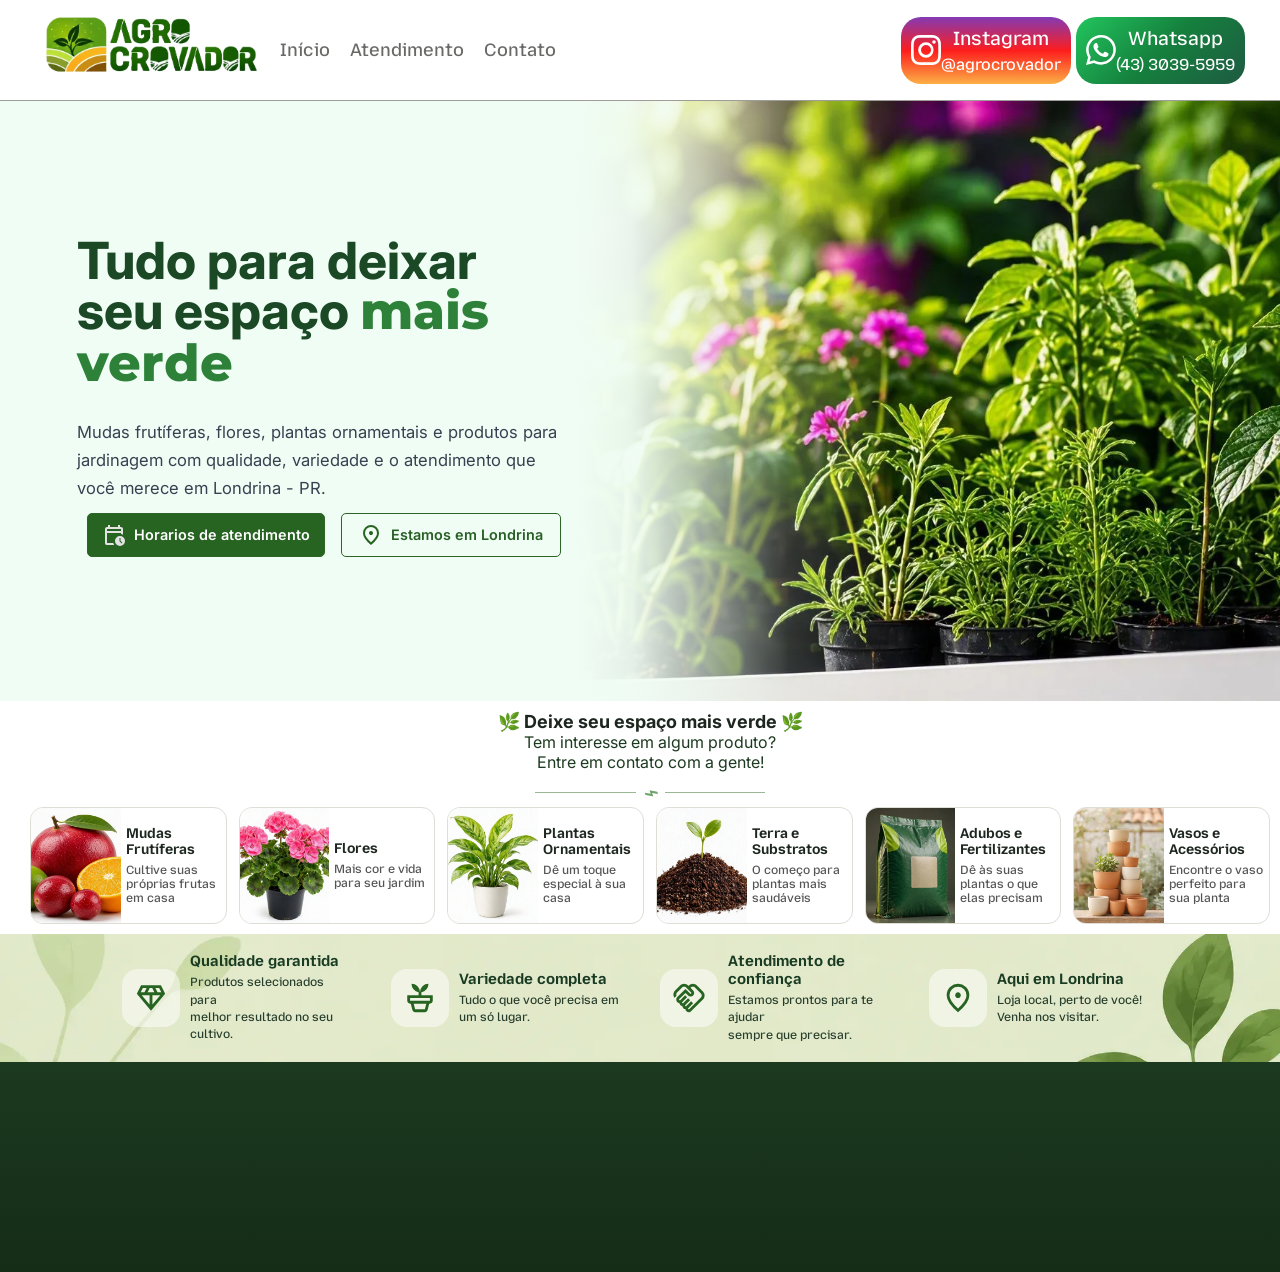
<file: index.html>
<!doctype html>
<html lang="pt-BR">

<head>
  <meta charset="UTF-8" />
  <meta name="viewport" content="width=device-width, initial-scale=1.0" />
  <meta name="google-site-verification" content="cc2l2kyE7nlDtibtUqM8bNprrYvTMUEuwXyYxzfytWE" />
  <meta name="description"
    content="Encontre mudas frutíferas, flores, plantas ornamentais, vasos, adubos e produtos para jardinagem na AgroCrovador, em Londrina - PR.">
  <title>AgroCrovador | Plantas, Mudas e Jardinagem em Londrina</title>
  <link rel="stylesheet" href="styles.css" />
  <script src="script.js" defer></script>
  <script type="application/ld+json">
  {
    "@context": "https://schema.org",
    "@type": "LocalBusiness",
    "name": "AgroCrovador",
    "telephone": "+55 43 3039-5959",
    "address": {
      "@type": "PostalAddress",
      "streetAddress": "Av. Guilherme de Almeida, 279",
      "addressLocality": "Londrina",
      "addressRegion": "PR",
      "postalCode": "86042-001",
      "addressCountry": "BR"
    }
  }
  </script>
  <link rel="icon" type="image/png" href="imgs/top-icon.png" />
</head>

<body>
  <a href="#main-content" class="skip-link">Pular para o conteúdo principal</a>
  <div aria-hidden="true" id="top"></div>
  <header class="reveal">
    <div>
      <img src="imgs/1-logo.webp" alt="Logo da AgroCrovador" class="logo" />

      <nav class="hidden-mobile" aria-label="Navegação principal">
        <ul class="reveal desktop-menu">
          <li>
            <a href="#top" class="headerAction reveal">Início</a>
          </li>
          <li>
            <button class="headerAction reveal Bussiness-open">Atendimento</button>
          </li>
          <li>
            <a href="#contact" class="headerAction reveal">Contato</a>
          </li>
        </ul>
      </nav>

      <nav aria-label="Navegação mobile">
        <ul id="mobile-menu" class="is-hidden mobile-menu">
          <li>
            <button type="button" class="btn-close-menu" aria-label="Fechar menu lateral">
              <svg xmlns="http://www.w3.org/2000/svg" height="40px" viewBox="0 -960 960 960" width="34px"
                fill="#15803d">
                <path
                  d="m256-200-56-56 224-224-224-224 56-56 224 224 224-224 56 56-224 224 224 224-56 56-224-224-224 224Z" />
              </svg>
            </button>
          </li>
          <li>
            <a href="#top" class="headerAction reveal">Início</a>
          </li>
          <li>
            <button class="headerAction reveal Bussiness-open">Atendimento</button>
          </li>
          <li>
            <a href="#contact" class="headerAction reveal">Contato</a>
          </li>
          <li>
            <a class="whatsapp-link reveal" href="https://wa.me/554330395959?" target="_blank"
              rel="noopener noreferrer">
              <svg xmlns="http://www.w3.org/2000/svg" fill="currentColor" viewBox="0 0 16 16" aria-hidden="true">
                <path
                  d="M13.601 2.326A7.85 7.85 0 0 0 7.994 0C3.627 0 .068 3.558.064 7.926c0 1.399.366 2.76 1.057 3.965L0 16l4.204-1.102a7.9 7.9 0 0 0 3.79.965h.004c4.368 0 7.926-3.558 7.93-7.93A7.9 7.9 0 0 0 13.6 2.326zM7.994 14.521a6.6 6.6 0 0 1-3.356-.92l-.24-.144-2.494.654.666-2.433-.156-.251a6.56 6.56 0 0 1-1.007-3.505c0-3.626 2.957-6.584 6.591-6.584a6.56 6.56 0 0 1 4.66 1.931 6.56 6.56 0 0 1 1.928 4.66c-.004 3.639-2.961 6.592-6.592 6.592m3.615-4.934c-.197-.099-1.17-.578-1.353-.646-.182-.065-.315-.099-.445.099-.133.197-.513.646-.627.775-.114.133-.232.148-.43.05-.197-.1-.836-.308-1.592-.985-.59-.525-.985-1.175-1.103-1.372-.114-.198-.011-.304.088-.403.087-.088.197-.232.296-.346.1-.114.133-.198.198-.33.065-.134.034-.248-.015-.347-.05-.099-.445-1.076-.612-1.47-.16-.389-.323-.335-.445-.34-.114-.007-.247-.007-.38-.007a.73.73 0 0 0-.529.247c-.182.198-.691.677-.691 1.654s.71 1.916.81 2.049c.098.133 1.394 2.132 3.383 2.992.47.205.84.326 1.129.418.475.152.904.129 1.246.08.38-.058 1.171-.48 1.338-.943.164-.464.164-.86.114-.943-.049-.084-.182-.133-.38-.232" />
              </svg>
              <div class="reveal">
                <span class="contact-title">Whatsapp</span>
                <p>(43) 3039-5959</p>
              </div>
            </a>
          </li>
          <li>
            <a class="instagram-link reveal" href="https://www.instagram.com/agrocrovador/" target="_blank"
              rel="noopener noreferrer">
              <svg xmlns="http://www.w3.org/2000/svg" fill="currentColor" viewBox="0 0 16 16" aria-hidden="true">
                <path
                  d="M8 0C5.829 0 5.556.01 4.703.048 3.85.088 3.269.222 2.76.42a3.9 3.9 0 0 0-1.417.923A3.9 3.9 0 0 0 .42 2.76C.222 3.268.087 3.85.048 4.7.01 5.555 0 5.827 0 8.001c0 2.172.01 2.444.048 3.297.04.852.174 1.433.372 1.942.205.526.478.972.923 1.417.444.445.89.719 1.416.923.51.198 1.09.333 1.942.372C5.555 15.99 5.827 16 8 16s2.444-.01 3.298-.048c.851-.04 1.434-.174 1.943-.372a3.9 3.9 0 0 0 1.416-.923c.445-.445.718-.891.923-1.417.197-.509.332-1.09.372-1.942C15.99 10.445 16 10.173 16 8s-.01-2.445-.048-3.299c-.04-.851-.175-1.433-.372-1.941a3.9 3.9 0 0 0-.923-1.417A3.9 3.9 0 0 0 13.24.42c-.51-.198-1.092-.333-1.943-.372C10.443.01 10.172 0 7.998 0zm-.717 1.442h.718c2.136 0 2.389.007 3.232.046.78.035 1.204.166 1.486.275.373.145.64.319.92.599s.453.546.598.92c.11.281.24.705.275 1.485.039.843.047 1.096.047 3.231s-.008 2.389-.047 3.232c-.035.78-.166 1.203-.275 1.485a2.5 2.5 0 0 1-.599.919c-.28.28-.546.453-.92.598-.28.11-.704.24-1.485.276-.843.038-1.096.047-3.232.047s-2.39-.009-3.233-.047c-.78-.036-1.203-.166-1.485-.276a2.5 2.5 0 0 1-.92-.598 2.5 2.5 0 0 1-.6-.92c-.109-.281-.24-.705-.275-1.485-.038-.843-.046-1.096-.046-3.233s.008-2.388.046-3.231c.036-.78.166-1.204.276-1.486.145-.373.319-.64.599-.92s.546-.453.92-.598c.282-.11.705-.24 1.485-.276.738-.034 1.024-.044 2.515-.045zm4.988 1.328a.96.96 0 1 0 0 1.92.96.96 0 0 0 0-1.92m-4.27 1.122a4.109 4.109 0 1 0 0 8.217 4.109 4.109 0 0 0 0-8.217m0 1.441a2.667 2.667 0 1 1 0 5.334 2.667 2.667 0 0 1 0-5.334" />
              </svg>
              <div class="reveal">
                <span class="contact-title">Instagram</span>
                <p>@agrocrovador</p>
              </div>
            </a>
          </li>
        </ul>
      </nav>

      <button class="btn-open-menu" type="button" aria-label="Abrir menu" aria-controls="mobile-menu"
        aria-expanded="false">
        ☰
      </button>
    </div>
    <div class="hidden-mobile">
      <a class="instagram-link reveal" href="https://www.instagram.com/agrocrovador/" target="_blank"
        rel="noopener noreferrer">
        <svg xmlns="http://www.w3.org/2000/svg" width="30" height="30" fill="currentColor" viewBox="0 0 16 16"
          aria-hidden="true">
          <path
            d="M8 0C5.829 0 5.556.01 4.703.048 3.85.088 3.269.222 2.76.42a3.9 3.9 0 0 0-1.417.923A3.9 3.9 0 0 0 .42 2.76C.222 3.268.087 3.85.048 4.7.01 5.555 0 5.827 0 8.001c0 2.172.01 2.444.048 3.297.04.852.174 1.433.372 1.942.205.526.478.972.923 1.417.444.445.89.719 1.416.923.51.198 1.09.333 1.942.372C5.555 15.99 5.827 16 8 16s2.444-.01 3.298-.048c.851-.04 1.434-.174 1.943-.372a3.9 3.9 0 0 0 1.416-.923c.445-.445.718-.891.923-1.417.197-.509.332-1.09.372-1.942C15.99 10.445 16 10.173 16 8s-.01-2.445-.048-3.299c-.04-.851-.175-1.433-.372-1.941a3.9 3.9 0 0 0-.923-1.417A3.9 3.9 0 0 0 13.24.42c-.51-.198-1.092-.333-1.943-.372C10.443.01 10.172 0 7.998 0zm-.717 1.442h.718c2.136 0 2.389.007 3.232.046.78.035 1.204.166 1.486.275.373.145.64.319.92.599s.453.546.598.92c.11.281.24.705.275 1.485.039.843.047 1.096.047 3.231s-.008 2.389-.047 3.232c-.035.78-.166 1.203-.275 1.485a2.5 2.5 0 0 1-.599.919c-.28.28-.546.453-.92.598-.28.11-.704.24-1.485.276-.843.038-1.096.047-3.232.047s-2.39-.009-3.233-.047c-.78-.036-1.203-.166-1.485-.276a2.5 2.5 0 0 1-.92-.598 2.5 2.5 0 0 1-.6-.92c-.109-.281-.24-.705-.275-1.485-.038-.843-.046-1.096-.046-3.233s.008-2.388.046-3.231c.036-.78.166-1.204.276-1.486.145-.373.319-.64.599-.92s.546-.453.92-.598c.282-.11.705-.24 1.485-.276.738-.034 1.024-.044 2.515-.045zm4.988 1.328a.96.96 0 1 0 0 1.92.96.96 0 0 0 0-1.92m-4.27 1.122a4.109 4.109 0 1 0 0 8.217 4.109 4.109 0 0 0 0-8.217m0 1.441a2.667 2.667 0 1 1 0 5.334 2.667 2.667 0 0 1 0-5.334" />
        </svg>
        <div class="reveal">
          <span class="contact-title">Instagram</span>
          <p>@agrocrovador</p>
        </div>
      </a>
      <a class="whatsapp-link reveal" href="https://wa.me/554330395959?" target="_blank" rel="noopener noreferrer">
        <svg xmlns="http://www.w3.org/2000/svg" fill="currentColor" viewBox="0 0 16 16" width="30" height="30"
          aria-hidden="true">
          <path
            d="M13.601 2.326A7.85 7.85 0 0 0 7.994 0C3.627 0 .068 3.558.064 7.926c0 1.399.366 2.76 1.057 3.965L0 16l4.204-1.102a7.9 7.9 0 0 0 3.79.965h.004c4.368 0 7.926-3.558 7.93-7.93A7.9 7.9 0 0 0 13.6 2.326zM7.994 14.521a6.6 6.6 0 0 1-3.356-.92l-.24-.144-2.494.654.666-2.433-.156-.251a6.56 6.56 0 0 1-1.007-3.505c0-3.626 2.957-6.584 6.591-6.584a6.56 6.56 0 0 1 4.66 1.931 6.56 6.56 0 0 1 1.928 4.66c-.004 3.639-2.961 6.592-6.592 6.592m3.615-4.934c-.197-.099-1.17-.578-1.353-.646-.182-.065-.315-.099-.445.099-.133.197-.513.646-.627.775-.114.133-.232.148-.43.05-.197-.1-.836-.308-1.592-.985-.59-.525-.985-1.175-1.103-1.372-.114-.198-.011-.304.088-.403.087-.088.197-.232.296-.346.1-.114.133-.198.198-.33.065-.134.034-.248-.015-.347-.05-.099-.445-1.076-.612-1.47-.16-.389-.323-.335-.445-.34-.114-.007-.247-.007-.38-.007a.73.73 0 0 0-.529.247c-.182.198-.691.677-.691 1.654s.71 1.916.81 2.049c.098.133 1.394 2.132 3.383 2.992.47.205.84.326 1.129.418.475.152.904.129 1.246.08.38-.058 1.171-.48 1.338-.943.164-.464.164-.86.114-.943-.049-.084-.182-.133-.38-.232" />
        </svg>
        <div class="reveal">
          <span class="contact-title">Whatsapp</span>
          <p>(43) 3039-5959</p>
        </div>
      </a>
    </div>
  </header>

  <main id="main-content" class="reveal">
    <section class="hero-section" aria-labelledby="hero-title">
      <div class="hero-content">
        <div class="hero-text">
          <h1 id="hero-title" class="reveal">
            Tudo para deixar seu espaço
            <span class="reveal">mais verde</span>
          </h1>
          <p>
            Mudas frutíferas, flores, plantas ornamentais e produtos para
            jardinagem com qualidade, variedade e o atendimento que você
            merece em Londrina - PR.
          </p>
          <div class="hero-actions">
            <button type="button" id="Bussiness-hours_btn" class="Bussiness-open">
              <svg xmlns="http://www.w3.org/2000/svg" height="24px" viewBox="0 -960 960 960" width="24px"
                fill="#e3e3e3">
                <path
                  d="M200-640h560v-80H200v80Zm0 0v-80 80Zm0 560q-33 0-56.5-23.5T120-160v-560q0-33 23.5-56.5T200-800h40v-80h80v80h320v-80h80v80h40q33 0 56.5 23.5T840-720v227q-19-9-39-15t-41-9v-43H200v400h252q7 22 16.5 42T491-80H200Zm378.5-18.5Q520-157 520-240t58.5-141.5Q637-440 720-440t141.5 58.5Q920-323 920-240T861.5-98.5Q803-40 720-40T578.5-98.5ZM787-145l28-28-75-75v-112h-40v128l87 87Z" />
              </svg>
              Horarios de atendimento
            </button>
            <dialog class="reveal business-hours" aria-labelledby="business-hours-title">
              <button type="button" aria-label="Fechar menu de horários" id="business-hours-close">
                <svg xmlns="http://www.w3.org/2000/svg" height="40px" viewBox="0 -960 960 960" width="40px" fill="#fff">
                  <path
                    d="m256-200-56-56 224-224-224-224 56-56 224 224 224-224 56 56-224 224 224 224-56 56-224-224-224 224Z" />
                </svg>
              </button>
              <img src="imgs/1-logo.webp" alt="" class="business-hours-logo">
              <div class="business-hours-header">
                <div class="business-hours-decoration" aria-hidden="true">
                  <div></div>
                  <span class="decoration-leaf">◆</span>
                </div>
                <h2 id="business-hours-title">
                  HORÁRIOS DE
                  <strong>ATENDIMENTO</strong>
                </h2>
                <div class="business-hours-decoration">
                  <span class="decoration-leaf">◆</span>
                  <div></div>
                </div>
              </div>
              <ul class="business-hours-list">
                <li class="business-hours-item">
                  <div class="business-hours-icon">
                    <svg xmlns="http://www.w3.org/2000/svg" viewBox="0 -960 960 960" aria-hidden="true" fill="#e3e3e3">
                      <path
                        d="M438-226 296-368l58-58 84 84 168-168 58 58-226 226ZM200-80q-33 0-56.5-23.5T120-160v-560q0-33 23.5-56.5T200-800h40v-80h80v80h320v-80h80v80h40q33 0 56.5 23.5T840-720v560q0 33-23.5 56.5T760-80H200Zm0-80h560v-400H200v400Zm0-480h560v-80H200v80Zm0 0v-80 80Z" />
                    </svg>
                  </div>
                  <div class="business-hours-content">
                    <h3>
                      SEGUNDA A SEXTA
                    </h3>
                    <p>
                      das <strong>8:30</strong> às <strong>17:30</strong> hrs.
                    </p>
                  </div>
                </li>
                <li class="business-hours-item">
                  <div class="business-hours-icon">
                    <svg xmlns="http://www.w3.org/2000/svg" viewBox="0 -960 960 960" aria-hidden="true" fill="#e3e3e3">
                      <path
                        d="M200-640h560v-80H200v80Zm0 0v-80 80Zm0 560q-33 0-56.5-23.5T120-160v-560q0-33 23.5-56.5T200-800h40v-80h80v80h320v-80h80v80h40q33 0 56.5 23.5T840-720v227q-19-9-39-15t-41-9v-43H200v400h252q7 22 16.5 42T491-80H200Zm378.5-18.5Q520-157 520-240t58.5-141.5Q637-440 720-440t141.5 58.5Q920-323 920-240T861.5-98.5Q803-40 720-40T578.5-98.5ZM787-145l28-28-75-75v-112h-40v128l87 87Z" />
                    </svg>
                  </div>
                  <div class="business-hours-content">
                    <h3>AOS SÁBADOS</h3>
                    <p>
                      das <strong>9:00</strong> às <strong>13:00</strong> hrs.
                    </p>
                  </div>
                </li>
                <li class="business-hours-item">
                  <div class="business-hours-icon">
                    <svg xmlns="http://www.w3.org/2000/svg" viewBox="0 -960 960 960" aria-hidden="true" fill="#e3e3e3">
                      <path
                        d="m388-212-56-56 92-92-92-92 56-56 92 92 92-92 56 56-92 92 92 92-56 56-92-92-92 92ZM200-80q-33 0-56.5-23.5T120-160v-560q0-33 23.5-56.5T200-800h40v-80h80v80h320v-80h80v80h40q33 0 56.5 23.5T840-720v560q0 33-23.5 56.5T760-80H200Zm0-80h560v-400H200v400Zm0-480h560v-80H200v80Zm0 0v-80 80Z" />
                    </svg>
                  </div>
                  <div class="business-hours-content">
                    <h3>DOMINGO</h3>
                    <p class="closed">
                      FECHADO
                    </p>
                  </div>
                </li>
              </ul>
            </dialog>
            <a href="https://maps.app.goo.gl/XyfUGrFpohsj4nQu9" id="a-location" target="_blank"
              rel="noopener noreferrer">
              <svg xmlns="http://www.w3.org/2000/svg" height="24px" viewBox="0 -960 960 960" width="24px" fill="#276321"
                aria-hidden="true">
                <path
                  d="M536.5-503.5Q560-527 560-560t-23.5-56.5Q513-640 480-640t-56.5 23.5Q400-593 400-560t23.5 56.5Q447-480 480-480t56.5-23.5ZM480-186q122-112 181-203.5T720-552q0-109-69.5-178.5T480-800q-101 0-170.5 69.5T240-552q0 71 59 162.5T480-186Zm0 106Q319-217 239.5-334.5T160-552q0-150 96.5-239T480-880q127 0 223.5 89T800-552q0 100-79.5 217.5T480-80Zm0-480Z" />
              </svg>
              Estamos em Londrina</a>
          </div>
        </div>
      </div>
      <div class="hero-image">
        <img src="imgs/main-background.webp" alt="" />
      </div>
    </section>

    <section class="catalog_container" aria-labelledby="catalog-title">
      <div class="title-area">
        <h2 id="catalog-title">🌿 Deixe seu espaço mais verde 🌿</h2>
        <p>Tem interesse em algum produto?<br>Entre em contato com a gente!</p>
        <div class="title-line">
          <span aria-hidden="true"></span>
          <p aria-hidden="true">⌁</p>
          <span aria-hidden="true"></span>
        </div>
      </div>
      <ul class="categories_container">
        <li class="category">
          <div class="category-image">
            <img alt="" src="imgs/fruits.webp" />
          </div>
          <div class="category-info">
            <h3>Mudas Frutíferas</h3>
            <p>Cultive suas
              próprias
              frutas em casa
            </p>
          </div>
        </li>
        <li class="category">
          <div class="category-image">
            <img alt="" src="imgs/flowers.webp" />
          </div>
          <div class="category-info">
            <h3>Flores</h3>
            <p>
              Mais cor e vida
              para seu jardim
            </p>
          </div>
        </li>
        <li class="category">
          <div class="category-image">
            <img alt="" src="imgs/ornamental-plants.webp" />
          </div>
          <div class="category-info">
            <h3>Plantas Ornamentais</h3>
            <p>
              Dê um toque especial à sua casa
            </p>
          </div>
        </li>
        <li class="category">
          <div class="category-image">
            <img alt="" src="imgs/land-and-substrates.webp" />
          </div>
          <div class="category-info">
            <h3>Terra e Substratos</h3>
            <p>
              O começo para plantas mais saudáveis
            </p>
          </div>
        </li>
        <li class="category">
          <div class="category-image">
            <img alt="" src="imgs/fertilizes.webp" />
          </div>
          <div class="category-info">
            <h3>Adubos e Fertilizantes</h3>
            <p>
              Dê às suas plantas o que elas precisam
            </p>
          </div>
        </li>
        <li class="category">
          <div class="category-image">
            <img alt="" src="imgs/vases.webp" />
          </div>
          <div class="category-info">
            <h3>Vasos e Acessórios</h3>
            <p>
              Encontre o vaso perfeito para sua planta
            </p>
          </div>
        </li>
      </ul>
    </section>
  </main>
  <section class="highlights_container reveal">
    <div class="highlights">
      <div class="highlights_icon reveal">
        <svg xmlns="http://www.w3.org/2000/svg" height="34px" viewBox="0 -960 960 960" width="34px" fill="#276321"
          aria-hidden="true">
          <path
            d="M480-120 80-600l120-240h560l120 240-400 480Zm-95-520h190l-60-120h-70l-60 120Zm55 347v-267H218l222 267Zm80 0 222-267H520v267Zm144-347h106l-60-120H604l60 120Zm-474 0h106l60-120H250l-60 120Z" />
        </svg>
      </div>
      <div class="highlights_text reveal">
        <h3>Qualidade garantida</h3>
        <p>
          Produtos selecionados para<br />melhor resultado no seu cultivo.
        </p>
      </div>
    </div>
    <div class="highlights">
      <div class="highlights_icon reveal">
        <svg xmlns="http://www.w3.org/2000/svg" height="34px" viewBox="0 -960 960 960" width="34px" fill="#276321"
          aria-hidden="true">
          <path
            d="M342-160h276l40-160H302l40 160Zm0 80q-28 0-49-17t-28-44l-45-179h520l-45 179q-7 27-28 44t-49 17H342ZM200-400h560v-80H200v80Zm280-240q0-100 70-170t170-70q0 90-57 156t-143 80v84h320v160q0 33-23.5 56.5T760-320H200q-33 0-56.5-23.5T120-400v-160h320v-84q-86-14-143-80t-57-156q100 0 170 70t70 170Z" />
        </svg>
      </div>
      <div class="highlights_text reveal">
        <h3>Variedade completa</h3>
        <p>Tudo o que você precisa em<br />um só lugar.</p>
      </div>
    </div>
    <div class="highlights">
      <div class="highlights_icon reveal">
        <svg xmlns="http://www.w3.org/2000/svg" height="34px" viewBox="0 -960 960 960" width="34px" fill="#276321"
          aria-hidden="true">
          <path
            d="M475-160q4 0 8-2t6-4l328-328q12-12 17.5-27t5.5-30q0-16-5.5-30.5T817-607L647-777q-11-12-25.5-17.5T591-800q-15 0-30 5.5T534-777l-11 11 74 75q15 14 22 32t7 38q0 42-28.5 70.5T527-522q-20 0-38.5-7T456-550l-75-74-175 175q-3 3-4.5 6.5T200-435q0 8 6 14.5t14 6.5q4 0 8-2t6-4l136-136 56 56-135 136q-3 3-4.5 6.5T285-350q0 8 6 14t14 6q4 0 8-2t6-4l136-135 56 56-135 136q-3 2-4.5 6t-1.5 8q0 8 6 14t14 6q4 0 7.5-1.5t6.5-4.5l136-135 56 56-136 136q-3 3-4.5 6.5T454-180q0 8 6.5 14t14.5 6Zm-1 80q-37 0-65.5-24.5T375-166q-34-5-57-28t-28-57q-34-5-56.5-28.5T206-336q-38-5-62-33t-24-66q0-20 7.5-38.5T149-506l232-231 131 131q2 3 6 4.5t8 1.5q9 0 15-5.5t6-14.5q0-4-1.5-8t-4.5-6L398-777q-11-12-25.5-17.5T342-800q-15 0-30 5.5T285-777L144-635q-9 9-15 21t-8 24q-2 12 0 24.5t8 23.5l-58 58q-17-23-25-50.5T40-590q2-28 14-54.5T87-692l141-141q24-23 53.5-35t60.5-12q31 0 60.5 12t52.5 35l11 11 11-11q24-23 53.5-35t60.5-12q31 0 60.5 12t52.5 35l169 169q23 23 35 53t12 61q0 31-12 60.5T873-437L545-110q-14 14-32.5 22T474-80Zm-99-560Z" />
        </svg>
      </div>
      <div class="highlights_text reveal">
        <h3>Atendimento de confiança</h3>
        <p>Estamos prontos para te ajudar<br />sempre que precisar.</p>
      </div>
    </div>
    <div class="highlights">
      <div class="highlights_icon reveal">
        <svg xmlns="http://www.w3.org/2000/svg" height="34px" viewBox="0 -960 960 960" width="34px" fill="#276321"
          aria-hidden="true">
          <path
            d="M536.5-503.5Q560-527 560-560t-23.5-56.5Q513-640 480-640t-56.5 23.5Q400-593 400-560t23.5 56.5Q447-480 480-480t56.5-23.5ZM480-186q122-112 181-203.5T720-552q0-109-69.5-178.5T480-800q-101 0-170.5 69.5T240-552q0 71 59 162.5T480-186Zm0 106Q319-217 239.5-334.5T160-552q0-150 96.5-239T480-880q127 0 223.5 89T800-552q0 100-79.5 217.5T480-80Zm0-480Z" />
        </svg>
      </div>
      <div class="highlights_text reveal">
        <h3>Aqui em Londrina</h3>
        <p>Loja local, perto de você!<br />Venha nos visitar.</p>
      </div>
    </div>
  </section>
  <footer id="contact">
    <div class="footer-inner reveal">
      <div class="footer-brand">
        <img src="imgs/2-logo.webp" alt="" />
        <p>Cultivando qualidade, cultivando vida.</p>
      </div>
      <div class="footer-info">
        <a href="https://maps.app.goo.gl/XyfUGrFpohsj4nQu9" target="_blank" rel="noopener noreferrer">
          <div class="info-item">
            <div class="icon-slot">
              <svg xmlns="http://www.w3.org/2000/svg" height="24px" viewBox="0 -960 960 960" width="24px" fill="#e3e3e3"
                aria-hidden="true">
                <path
                  d="M536.5-503.5Q560-527 560-560t-23.5-56.5Q513-640 480-640t-56.5 23.5Q400-593 400-560t23.5 56.5Q447-480 480-480t56.5-23.5ZM480-186q122-112 181-203.5T720-552q0-109-69.5-178.5T480-800q-101 0-170.5 69.5T240-552q0 71 59 162.5T480-186Zm0 106Q319-217 239.5-334.5T160-552q0-150 96.5-239T480-880q127 0 223.5 89T800-552q0 100-79.5 217.5T480-80Zm0-480Z" />
              </svg>
            </div>

            <div class="info-text">
              <address>
                <p class="title">Londrina - PR, 86042-001</p>
                <p class="subtitle">
                  Av. Guilherme de Almeida, 279 Ouro Branco
                </p>
              </address>
            </div>
          </div>
        </a>
        <div class="divider" aria-hidden="true"></div>
        <a href="https://wa.me/554330395959" target="_blank" rel="noopener noreferrer">
          <div class="info-item">
            <div class="icon-slot">
              <svg xmlns="http://www.w3.org/2000/svg" fill="#e3e3e3" viewBox="0 0 16 16" width="23" height="30"
                aria-hidden="true">
                <path
                  d="M13.601 2.326A7.85 7.85 0 0 0 7.994 0C3.627 0 .068 3.558.064 7.926c0 1.399.366 2.76 1.057 3.965L0 16l4.204-1.102a7.9 7.9 0 0 0 3.79.965h.004c4.368 0 7.926-3.558 7.93-7.93A7.9 7.9 0 0 0 13.6 2.326zM7.994 14.521a6.6 6.6 0 0 1-3.356-.92l-.24-.144-2.494.654.666-2.433-.156-.251a6.56 6.56 0 0 1-1.007-3.505c0-3.626 2.957-6.584 6.591-6.584a6.56 6.56 0 0 1 4.66 1.931 6.56 6.56 0 0 1 1.928 4.66c-.004 3.639-2.961 6.592-6.592 6.592m3.615-4.934c-.197-.099-1.17-.578-1.353-.646-.182-.065-.315-.099-.445.099-.133.197-.513.646-.627.775-.114.133-.232.148-.43.05-.197-.1-.836-.308-1.592-.985-.59-.525-.985-1.175-1.103-1.372-.114-.198-.011-.304.088-.403.087-.088.197-.232.296-.346.1-.114.133-.198.198-.33.065-.134.034-.248-.015-.347-.05-.099-.445-1.076-.612-1.47-.16-.389-.323-.335-.445-.34-.114-.007-.247-.007-.38-.007a.73.73 0 0 0-.529.247c-.182.198-.691.677-.691 1.654s.71 1.916.81 2.049c.098.133 1.394 2.132 3.383 2.992.47.205.84.326 1.129.418.475.152.904.129 1.246.08.38-.058 1.171-.48 1.338-.943.164-.464.164-.86.114-.943-.049-.084-.182-.133-.38-.232" />
              </svg>
            </div>

            <div class="info-text">
              <p class="title">WhatsApp</p>
              <p class="subtitle">(43) 3039-5959</p>
            </div>
          </div>
        </a>
        <div class="divider" aria-hidden="true"></div>

        <a href="https://www.instagram.com/agrocrovador/" target="_blank" rel="noopener noreferrer">
          <div class="info-item">
            <div class="icon-slot">
              <svg xmlns="http://www.w3.org/2000/svg" width="26" height="26" fill="currentColor" viewBox="0 0 16 16"
                aria-hidden="true">
                <path
                  d="M8 0C5.829 0 5.556.01 4.703.048 3.85.088 3.269.222 2.76.42a3.9 3.9 0 0 0-1.417.923A3.9 3.9 0 0 0 .42 2.76C.222 3.268.087 3.85.048 4.7.01 5.555 0 5.827 0 8.001c0 2.172.01 2.444.048 3.297.04.852.174 1.433.372 1.942.205.526.478.972.923 1.417.444.445.89.719 1.416.923.51.198 1.09.333 1.942.372C5.555 15.99 5.827 16 8 16s2.444-.01 3.298-.048c.851-.04 1.434-.174 1.943-.372a3.9 3.9 0 0 0 1.416-.923c.445-.445.718-.891.923-1.417.197-.509.332-1.09.372-1.942C15.99 10.445 16 10.173 16 8s-.01-2.445-.048-3.299c-.04-.851-.175-1.433-.372-1.941a3.9 3.9 0 0 0-.923-1.417A3.9 3.9 0 0 0 13.24.42c-.51-.198-1.092-.333-1.943-.372C10.443.01 10.172 0 7.998 0zm-.717 1.442h.718c2.136 0 2.389.007 3.232.046.78.035 1.204.166 1.486.275.373.145.64.319.92.599s.453.546.598.92c.11.281.24.705.275 1.485.039.843.047 1.096.047 3.231s-.008 2.389-.047 3.232c-.035.78-.166 1.203-.275 1.485a2.5 2.5 0 0 1-.599.919c-.28.28-.546.453-.92.598-.28.11-.704.24-1.485.276-.843.038-1.096.047-3.232.047s-2.39-.009-3.233-.047c-.78-.036-1.203-.166-1.485-.276a2.5 2.5 0 0 1-.92-.598 2.5 2.5 0 0 1-.6-.92c-.109-.281-.24-.705-.275-1.485-.038-.843-.046-1.096-.046-3.233s.008-2.388.046-3.231c.036-.78.166-1.204.276-1.486.145-.373.319-.64.599-.92s.546-.453.92-.598c.282-.11.705-.24 1.485-.276.738-.034 1.024-.044 2.515-.045zm4.988 1.328a.96.96 0 1 0 0 1.92.96.96 0 0 0 0-1.92m-4.27 1.122a4.109 4.109 0 1 0 0 8.217 4.109 4.109 0 0 0 0-8.217m0 1.441a2.667 2.667 0 1 1 0 5.334 2.667 2.667 0 0 1 0-5.334" />
              </svg>
            </div>

            <div class="info-text">
              <p class="title">@agrocrovador</p>
            </div>
          </div>
        </a>
      </div>
      <div class="footer-cta">
        <div class="icon-slot">
          <svg xmlns="http://www.w3.org/2000/svg" height="24px" viewBox="0 -960 960 960" width="24px" fill="#e3e3e3"
            aria-hidden="true">
            <path
              d="M480-600q17 0 28.5-11.5T520-640q0-17-11.5-28.5T480-680q-17 0-28.5 11.5T440-640q0 17 11.5 28.5T480-600Zm-70.5 218.5Q378-403 364-438q-5 0-9 .5t-9 .5q-52 0-89-37t-37-89q0-21 7-40.5t21-36.5q-13-17-20-36.5t-7-40.5q0-52 36.5-89t88.5-37q5 0 9 .5t9 .5q14-35 45.5-56.5T480-920q39 0 70.5 21.5T596-842q5 0 9-.5t9-.5q52 0 88.5 37t36.5 89q0 21-6.5 40.5T712-640q13 17 20 36.5t7 40.5q0 52-36.5 89T614-437q-5 0-9-.5t-9-.5q-14 35-45.5 56.5T480-360q-39 0-70.5-21.5ZM480-80q0-74 28.5-139.5T586-334q49-49 114.5-77.5T840-440q0 74-28.5 139.5T734-186q-49 49-114.5 77.5T480-80Zm98-98q57-21 100-64t64-100q-57 21-100 64t-64 100Zm-98 98q0-74-28.5-139.5T374-334q-49-49-114.5-77.5T120-440q0 74 28.5 139.5T226-186q49 49 114.5 77.5T480-80Zm-98-98q-57-21-100-64t-64-100q57 21 100 64t64 100Zm196 0Zm-196 0Zm232-339q19 0 32.5-13.5T660-563q0-14-7.5-24.5T633-604l-35-17q-2 11-6 21.5t-9 19.5q-5 9-12 17t-15 15l32 23q5 4 11.5 6t14.5 2Zm-16-142 35-17q12-6 19-17t7-24q0-19-13-32.5T614-763q-8 0-14 2t-12 6l-33 23q8 7 15.5 15t12.5 17q5 9 9 19.5t6 21.5Zm-159-93q10-4 20-6t21-2q11 0 21 2t20 6l5-44q2-18-12.5-31T480-840q-19 0-33.5 13T434-796l5 44Zm41 312q19 0 33.5-13t12.5-31l-5-44q-10 4-20 6t-21 2q-11 0-21-2t-20-6l-5 44q-2 18 12.5 31t33.5 13ZM362-659q2-11 6-21.5t9-19.5q5-9 12-17t15-15l-32-23q-5-4-11.5-6t-14.5-2q-19 0-32.5 13.5T300-717q0 13 7.5 24t19.5 17l35 17Zm-16 141q8 0 14-1.5t12-6.5l33-22q-8-7-15.5-15T377-580q-5-9-9-19.5t-6-21.5l-35 17q-12 6-19 17t-7 24q1 19 13.5 32t31.5 13Zm237-62Zm0-120Zm-103-60Zm0 240ZM377-700Zm0 120Z" />
          </svg>
        </div>
        <div>
          <p class="cta-title">Venha nos visitar!</p>
          <p class="cta-subtitle">Será um prazer te atender.</p>
        </div>
      </div>
    </div>
  </footer>
</body>

</html>
</file>
<file: styles.css>
@import url("https://fonts.googleapis.com/css2?family=Inter:ital,opsz,wght@0,14..32,100..900;1,14..32,100..900&display=swap");
@import url("https://fonts.googleapis.com/css2?family=Mozilla+Text:wght@200..700&display=swap");
@import url("https://fonts.googleapis.com/css2?family=JetBrains+Mono:ital,wght@0,100..800;1,100..800&family=Montserrat:ital,wght@0,100..900;1,100..900&family=Nanum+Brush+Script&display=swap");

:root {
  --brand-dark: #1c3a1f;
  --brand-darker: #152c17;
  --brand: #15803d;
  --brand-light: #22c55e;
  --brand-deep: #1e5a42;
  --brand-line: #3d6440;

  --green-deep: #082d08;
  --green-border-deep: #0f4808;
  --green-dark: #1b4825;
  --green-decoration: #286b20;
  --green: #28761d;
  --green-heading: #35771d;
  --green-accent: #3d8f1d;
  --green-highlight: #2d8139;
  --green-border: #487b42;
  --green-category: #47864b;
  --green-icon: #4b9f18;
  --green-border-dark: #2d6428;
  --green-link: #285f25;
  --green-btn: #276321;
  --green-btn-hover: #1f511a;
  --green-line-light: #9bb895;
  --green-accent-light: #6da368;

  --white: #fff;
  --surface-green: #f0fdf4;
  --surface-warm: #fefbef;
  --surface-soft: #f7f7f2;
  --surface-hover: #e9f0e5;

  --text: #1d271f;
  --text-body: #374151;
  --text-muted: #c7d3c3;
  --text-light: #f3f5f0;
  --text-nav: #696968;
  --text-gray: #555;
  --text-black: #111;
  --text-white: #fff;
  --text-skip: #103710;
  --highlight-title: #183b22;
  --highlight-text: #263d2b;

  --border: #deded6;
  --border-header: #9d9d99;

  --overlay: rgba(255, 255, 255, 0.5);
  --menu-overlay: rgba(245, 245, 245, 0.589);
  --shadow: rgba(0, 0, 0, 0.1);
  --shadow-soft: rgba(0, 0, 0, 0.08);
  --shadow-strong: rgba(0, 0, 0, 0.12);
  --focus: #099d40;
  --close-btn: rgb(64, 81, 35);

  --insta-purple: #833ab4;
  --insta-red: #fd1d1d;
  --insta-orange: #fcaf45;

  --font-inter: "Inter", Arial, sans-serif;
  --font-mozilla: "Mozilla Text", Arial, sans-serif;
  --font-montserrat: "Montserrat", Arial, sans-serif;
}

html {
  scroll-behavior: smooth;
}
*,
*::before,
*::after {
  box-sizing: border-box;
  margin: 0;
  padding: 0;
}

body {
  display: flex;
  flex-direction: column;
  background-color: var(--white);
  min-height: 100vh;
  min-height: 100dvh;
  overflow-x: hidden;
}
img {
  display: block;
  max-width: 100%;
  user-select: none;
}

a:focus-visible,
button:focus-visible,
input:focus-visible {
  outline: 3px solid var(--focus);
  outline-offset: 2px;
}
button {
  font-family: inherit;
}
:focus-visible {
  border-radius: 0.5rem;
  outline: solid 3px var(--text-white);
  outline-offset: 0.5px;
}

.sr-only {
  position: absolute;
  width: 1px;
  height: 1px;
  padding: 0;
  margin: -1px;
  overflow: hidden;
  clip: rect(0, 0, 0, 0);
  white-space: nowrap;
  border: 0;
}

.skip-link {
  position: absolute;
  top: -100px;
  left: 20px;
  z-index: 9999;
  padding: 12px 20px;
  background: var(--white) fff;
  color: var(--text-skip);
  border: 2px solid var(--text-skip);
  border-radius: 6px;
  font-weight: 700;
  text-decoration: none;
}

.skip-link:focus {
  top: 20px;
}

.reveal {
  opacity: 0;
  transform: translateX(-80px);
  transition:
    opacity 0.8s ease,
    transform 0.8s ease;
}

.reveal.show {
  opacity: 1;
  transform: translateX(0);
}

.menu-close-button {
  border: 0;
  background: transparent;
  padding: 0;
  cursor: pointer;
}

header {
  position: sticky;
  top: 0;
  z-index: 1000;
  display: flex;
  align-items: center;
  justify-content: space-between;
  width: 100%;
  padding: 5px clamp(12px, 3vw, 35px);
  gap: clamp(12px, 2vw, 20px);
  border-bottom: 1px solid var(--border-header);
  background: var(--white);
  font-family: var(--font-mozilla);
}
header div {
  display: flex;
  align-items: center;
  gap: 5px;
}

header a {
  text-decoration: none;
}

.logo {
  width: clamp(175px, 18vw, 250px);
  max-height: 90px;
  object-fit: cover;
  flex-shrink: 0;
  background-color: var(--white);
  margin: 0;
}

.btn-open-menu {
  display: none;
  margin: 10px;
  cursor: pointer;
  background: transparent;
  border: none;
  color: var(--brand);
  font-size: 28px;
  border-radius: 8px;
  margin-left: auto;
  transition: transform 0.3s ease;
  font-weight: 900;
}
.btn-open-menu:hover {
  transform: translateY(-2px);
}
.btn-open-menu:active {
  transform: scale(0.85);
}

nav {
  flex-shrink: 1;
  background: var(--white);
}

nav ul {
  display: flex;
  width: 100%;
  list-style: none;
}

.mobile-menu {
  position: fixed;
  top: 0;
  right: 0;
  z-index: 9999;
  display: flex;
  flex-direction: column;
  align-items: flex-start;
  width: min(250px, 85vw);
  height: 100vh;
  padding-top: 10px;
  background: rgba(245, 245, 245, 0.589);
  backdrop-filter: blur(10px);
  box-shadow: -10px 0 10px rgba(0, 0, 0, 0.1);
}

.btn-close-menu {
  display: flex;
  margin: 0 auto;
  cursor: pointer;
  background-color: transparent;
  border: none;
}
.mobile-menu li {
  width: 100%;
  margin-top: 20px;
}

.mobile-menu a:hover:not(.whatsapp-link, .active, .instagram-link),
.mobile-menu button:hover:not(.btn-close-menu) {
  color: var(--brand);
  border-left: solid 3px var(--brand);
}
.mobile-menu .active {
  color: var(--brand);
  border-left: solid 5px var(--brand);
}
.desktop-menu a:hover:not(.active),
.desktop-menu button:hover:not(.active, .btn-close-menu, .btn-open-menu) {
  color: var(--brand);
  border-bottom: solid 2px var(--brand);
}
.desktop-menu .active {
  color: var(--brand);
  border-bottom: solid 3px var(--brand);
}
nav a,
nav button {
  display: flex;
  border: none;
  background-color: transparent;
  font-weight: 500;
  color: var(--text-nav);
  height: 100%;
  padding: 10px;
  cursor: pointer;
  text-align: center;
  white-space: nowrap;
  font-size: large;
}

.whatsapp-link,
.instagram-link {
  display: flex;
  border-radius: 20px;
  flex-shrink: 0;
  width: max-content;
  height: max-content;
  justify-self: center;
  color: var(--text-white);
  background: linear-gradient(
    135deg,
    var(--brand-light),
    var(--brand),
    var(--brand-deep)
  );
  padding: 10px;
  font-weight: 500;
}
.contact-title {
  font-size: larger;
}
.whatsapp-link svg,
.instagram-link svg {
  width: 30px;
  height: 30px;
  align-self: center;
}

.whatsapp-link div,
.instagram-link div {
  display: flex;
  flex-direction: column;
}
.instagram-link {
  background: linear-gradient(
    180deg,
    var(--insta-purple),
    var(--insta-red),
    var(--insta-orange)
  );
}
main {
  display: flex;
  flex-direction: column;
  font-family: var(--font-inter);
}

.hero-section {
  position: relative;
  display: flex;
  align-items: center;
  width: 100%;
  min-height: 600px;
  overflow: hidden;
  background: var(--surface-green);
}

.hero-content {
  position: relative;
  display: flex;
  align-items: center;
  justify-content: flex-start;
  width: 50%;
  min-height: 600px;
  padding: 60px clamp(20px, 6vw, 100px);
}
.hero-text {
  max-width: 650px;
}
h1 {
  font-family: var(--font-inter);
  max-width: 600px;
  color: var(--green-dark);
  font-size: clamp(2.2rem, 4vw, 3.25rem);
  font-weight: 750;
  line-height: 0.98;
}

h1 span {
  font-family: var(--font-montserrat), cursive;
  font-weight: 800;
  letter-spacing: 0;
  color: var(--green-highlight);
}

.hero-content p {
  max-width: 600px;
  margin-top: 30px;
  font-size: clamp(1rem, 1.3vw, 1.25rem);
  line-height: 1.7;
  color: var(--text-body);
}
.hero-actions {
  display: flex;
  flex-wrap: wrap;
  width: 100%;
  gap: 16px;
  align-items: center;
  margin: 10px;
}
#Bussiness-hours_btn,
#a-location {
  display: flex;
  align-items: center;
  justify-content: center;
  min-width: 220px;
  gap: 8px;
  padding: 9px 14px;
  border: 1px solid var(--green-border-dark);
  border-radius: 5px;
  cursor: pointer;

  font-size: 0.9rem;
  font-weight: 600;
  text-decoration: none;
  transition:
    background-color 0.2s ease,
    transform 0.2s ease,
    box-shadow 0.2s ease;
}

#Bussiness-hours_btn {
  background-color: var(--green-btn);
  color: var(--white);
}

#Bussiness-hours_btn:hover {
  background-color: var(--green-btn-hover);
  transform: translateY(-1px);
  box-shadow: 0 3px 8px rgba(0, 0, 0, 0.12);
}

#a-location {
  background-color: transparent;
  color: var(--green-link);
}

#a-location:hover {
  background-color: var(--surface-hover);
  transform: translateY(-1px);
  box-shadow: 0 3px 8px rgba(0, 0, 0, 0.08);
}

.hero-image {
  position: absolute;
  top: 0;
  right: 0;
  width: 55%;
  height: 100%;
}

.hero-image img {
  width: 100%;
  height: 100%;
  object-fit: cover;
  display: block;
}

.hero-image::after {
  content: "";
  position: absolute;
  inset: 0;
  background: linear-gradient(
    to right,
    var(--surface-green) 0%,
    rgba(240, 253, 244, 0.95) 8%,
    rgba(240, 253, 244, 0.65) 18%,
    rgba(240, 253, 244, 0.2) 30%,
    transparent 45%
  );
}
.business-hours {
  width: min(1200px, 92%);
  margin: auto;
  border-radius: 10px;
  padding: 10px 0;
  border: 2px solid var(--green-border-deep);

  background-image: url(imgs/business-hours-background.webp);
  background-position: center;
  background-repeat: no-repeat;
  background-size: cover;
}
#business-hours-close {
  position: absolute;
  left: 0;
  margin: 5px;
  width: 44px;
  height: 44px;
  display: flex;
  align-items: center;
  justify-content: center;
  border: 3.3px solid var(--brand-light);
  border-radius: 10px;
  background: var(--close-btn);
  cursor: pointer;
}

.business-hours img {
  width: clamp(250px, 20vw, 400px);
  max-height: 110px;
  object-fit: cover;
  flex-shrink: 0;
  background-color: var(--surface-warm);
  margin: 0 auto;
}

.business-hours-header {
  display: flex;
  align-items: center;
  justify-content: center;
  gap: 25px;
  margin-bottom: 45px;
}
.business-hours-decoration {
  display: flex;
  align-items: center;
  gap: 12px;
  flex: 1;
  max-width: 150px;
}

.business-hours-decoration div {
  width: 100%;
  height: 2px;
  background: var(--green-decoration);
}

.decoration-leaf {
  color: var(--green-decoration);
  font-size: 25px;
}

#business-hours-title {
  margin: 0;
  color: var(--green-deep);
  font-size: clamp(2rem, 5vw, 4.5rem);
  font-weight: 800;
  line-height: 0.95;
  text-align: center;
}

#business-hours-title strong {
  display: block;
  margin-top: 10px;
  color: var(--green-heading);
  font-size: 1.2em;
}

.business-hours-list {
  display: grid;
  grid-template-columns: repeat(1, 1fr);
  gap: 8px;
}

.business-hours-item {
  display: grid;
  grid-template-columns: 190px 1fr;
  border: 2px solid var(--green-border);
  border-radius: 0 35px 35px 0;
  overflow: hidden;
  background: var(--white);
}

.business-hours-icon {
  display: flex;
  align-items: center;
  justify-content: center;
  background: linear-gradient(135deg, var(--green-dark), var(--green-icon));
}

.business-hours-icon svg {
  width: 90px;
  height: 90px;
}

.business-hours-content {
  display: flex;
  flex-direction: column;
  justify-content: center;
  padding: 20px 50px;
}

.business-hours-content h3 {
  margin: 0 0 5px;
  color: var(--green);
  font-size: clamp(1.2rem, 2.5vw, 2rem);
  font-weight: 800;
  line-height: 1.15;
}

.business-hours-content p {
  margin: 0;
  color: var(--text-black);
  font-size: clamp(1.3rem, 3vw, 2.4rem);
  line-height: 1.15;
}

.business-hours-content p strong {
  color: var(--green-accent);
  font-weight: 800;
}

.business-hours-content p.closed {
  color: var(--text-black);
  font-weight: 700;
  font-size: clamp(1.5rem, 3vw, 2.5rem);
}

.catalog_container {
  width: 100%;
  color: var(--text);
  margin: 10px;
}

.title-area {
  flex: 1;
  display: flex;
  text-align: center;
  flex-direction: column;
  align-items: center;
}
.title-area h2 {
  margin: 0;
  font-size: 18px;
  font-weight: 700;
}
.title-area p {
  color: var(--brand-dark);
  margin: 0;
  font-size: 16px;
  font-weight: 400;
}
.title-line {
  width: 230px;
  margin-top: 5px;
  display: flex;
  align-items: center;
  gap: 7px;
}
.title-line span {
  height: 1px;
  flex: 1;
  background: var(--green-line-light);
}
.title-line p {
  color: var(--green-accent-light);
  font-size: 25px;
  transform: rotate(-20deg);
  user-select: none;
}

.categories_container {
  font-family: var(--font-mozilla);
  list-style: none;
  width: min(1250px, calc(100% - 40px));
  margin: 0 auto;
  display: grid;
  grid-template-columns: repeat(6, 1fr);
  gap: 12px;
}

.category {
  height: 117px;
  display: flex;
  text-decoration: none;
  color: inherit;
  overflow: hidden;
  border: 1px solid var(--border);
  border-radius: 13px;
  background: var(--white);
}

.category-image {
  width: 46%;
  flex-shrink: 0;
  background: var(--surface-soft);
}
.category-image img {
  width: 100%;
  height: 100%;
  object-fit: cover;
}

.category-info {
  padding: 5px;
  display: flex;
  flex-direction: column;
  justify-content: center;
}

.category-info h3 {
  margin-bottom: 5px;
  font-size: 14px;
  line-height: 1.15;
}

.category-info p {
  margin: 0;
  color: var(--text-gray);
  font-size: 12px;
  font-weight: 520;
}

.category-info span {
  margin-top: 5px;
  color: var(--green-category);
  font-size: 19px;
}

.highlights_container {
  margin-top: auto;
  font-family: var(--font-mozilla);
  width: 100%;
  min-height: 120px;
  display: grid;
  grid-template-columns: repeat(4, 1fr);
  align-items: center;
  padding: 18px 8%;
  background-image: url(imgs/highlights-background.webp);
  background-position: center;
  background-size: cover;
  background-repeat: no-repeat;
}
.highlights {
  min-height: 80px;
  display: flex;
  align-items: center;
  gap: 10px;
  padding: 0 20px;
}
.highlights_icon {
  width: 58px;
  height: 58px;
  flex-shrink: 0;
  display: flex;
  align-items: center;
  justify-content: center;
  border-radius: 16px;
  background: rgba(255, 255, 255, 0.5);
}
.highlights_text {
  display: flex;
  flex-direction: column;
  justify-content: center;
}
.highlights_text h3 {
  margin: 0 0 4px;

  font-size: 15px;
  font-weight: 700;
  line-height: 1.2;
  color: var(--highlight-title);
}
.highlights_text p {
  margin: 0;

  font-size: 12px;
  font-weight: 500;
  line-height: 1.45;
  color: var(--highlight-text);
}
footer {
  display: flex;
  background: linear-gradient(180deg, var(--brand-dark), var(--brand-darker));
  color: var(--text-light);
  padding: 22px 40px;
  font-family: var(--font-montserrat);
}
footer a {
  text-decoration: none;
  color: var(--text-white);
}
.footer-inner {
  max-width: 1400px;
  margin: 0 auto;
  display: flex;
  align-items: center;
  justify-content: center;
  flex-wrap: wrap;
  gap: 24px;
}
.footer-brand {
  display: flex;
  flex-direction: column;
  align-items: center;
  gap: 14px;
  justify-items: center;
  font-size: 17px;
  color: var(--text-muted);
  flex-shrink: 0;
  line-height: 1.2;
}
.footer-brand img {
  width: 200px;
}
.footer-brand p {
  width: 100%;
}
.footer-info {
  display: flex;
  align-items: center;
  gap: 28px;
  flex-wrap: wrap;
}
.info-item {
  display: flex;
  align-items: center;
  gap: 12px;
}
.icon-slot {
  width: 34px;
  height: 34px;
  border-radius: 50%;
  border: 1.5px solid rgba(255, 255, 255, 0.5);
  display: flex;
  align-items: center;
  justify-content: center;
  flex-shrink: 0;
}
.info-text .title {
  font-size: 14px;
  font-weight: 600;
  line-height: 1.3;
}
.info-text .subtitle {
  font-size: 12.5px;
  color: var(--text-muted);
  line-height: 1.3;
}
.divider {
  width: 2px;
  height: 36px;
  background: var(--brand-line);
  flex-shrink: 0;
}
.footer-cta {
  display: flex;
  align-items: center;
  gap: 12px;
  border: 1.5px solid rgba(255, 255, 255, 0.5);
  border-radius: 999px;
  padding: 8px 20px 8px 14px;
}
.footer-cta .icon-slot {
  border-color: rgba(255, 255, 255, 0.5);
}
.footer-cta .cta-title {
  font-size: 14px;
  font-weight: 700;
}
.footer-cta .cta-subtitle {
  font-size: 12px;
  color: var(--text-muted);
}
@media (max-width: 1100px) {
  .categories_container {
    grid-template-columns: repeat(3, minmax(0, 1fr));
  }

  .hero-content {
    padding-inline: clamp(20px, 4vw, 60px);
  }

  .highlights_container {
    padding-inline: 5%;
  }
  .highlights {
    padding: 10px;
  }
}
@media screen and (max-width: 995px) {
  header {
    flex-wrap: wrap;
    gap: 10px;
    padding: 8px 15px;
  }
  .logo {
    width: 210px;
  }
  header div {
    width: 100%;
    justify-content: center;
  }
  .hero-section {
    min-height: 500px;
  }
  .hero-content {
    width: 50%;
    min-height: 500px;
    padding: 30px clamp(15px, 4vw, 40px);
  }
  .hero-image {
    width: 50%;
  }
  .title-area {
    width: 100%;
  }
  .categories_container {
    grid-template-columns: repeat(2, 1fr);
  }
  .highlights_container {
    grid-template-columns: repeat(2, minmax(0, 1fr));
    gap: 20px 0;
    padding: 20px 5%;
  }
  .highlights {
    padding: 10px;
  }
  .footer-inner {
    text-align: center;
  }
  .divider {
    display: none;
  }
  .footer-info {
    justify-content: center;
  }
}

@media screen and (max-width: 610px) {
  header {
    position: fixed;
    flex-wrap: nowrap;
    min-height: 72px;
    padding: 8px 14px;
    gap: 8px;
  }
  .logo {
    width: min(200px, 65vw);
  }
  .btn-open-menu {
    display: flex;
  }
  .hidden-mobile {
    display: none;
  }
  .hero-section {
    display: flex;
    flex-direction: column;
    min-height: auto;
  }
  .hero-image {
    position: relative;
    order: 1;
    width: 100%;
    height: 320px;
  }
  .hero-content {
    order: 2;
    width: 100%;
    min-height: auto;
    padding: 45px 25px;
  }
  .hero-text {
    width: 100%;
  }
  .hero-content p {
    margin-top: 20px;
    font-size: 1rem;
    line-height: 1.6;
  }
  .hero-image::after {
    background: linear-gradient(
      to bottom,
      transparent 55%,
      rgba(240, 253, 244, 0.6) 75%,
      var(--surface-green) 100%
    );
  }
  .business-hours {
    width: 94%;
    padding: 35px 0;
  }
  .business-hours-logo {
    width: 95%;
    margin-bottom: 30px;
  }
  .business-hours-header {
    gap: 8px;
  }
  .business-hours-decoration {
    display: none;
  }
  .business-hours-header h2 {
    font-size: clamp(1.8rem, 9vw, 3rem);
  }
  .business-hours-header h2 strong {
    margin-top: 5px;
  }
  .business-hours-item {
    grid-template-columns: 85px 1fr;
    min-height: 100px;
    border-radius: 0 18px 18px 0;
  }
  .business-hours-icon {
    padding: 10px;
  }
  .business-hours-icon img {
    width: 55px;
    height: 55px;
  }
  .business-hours-content {
    padding: 12px 15px;
  }
  .business-hours-content h3 {
    margin-bottom: 4px;
    font-size: clamp(0.8rem, 3.5vw, 1.2rem);
  }

  .business-hours-content p {
    font-size: clamp(0.95rem, 4vw, 1.4rem);
  }

  .categories_container {
    width: calc(100% - 20px);
  }
  .categories_container {
    grid-template-columns: 1fr;
    gap: 8px;
  }
  .category {
    height: 95px;
  }
  .category-image {
    width: 35%;
  }
  .highlights_container {
    grid-template-columns: 1fr;
    padding: 20px;
  }
  .highlights {
    flex-direction: column;
    text-align: center;
  }
  footer {
    padding: 20px 18px;
  }
  .footer-info {
    flex-direction: column;
    gap: 16px;
  }
  .footer-cta {
    width: 100%;
    justify-content: center;
  }
}
@media screen and (min-width: 2560px) {
  .categories_container {
    grid-template-columns: repeat(3, minmax(0, 1fr));
  }
  .category {
    height: 170px;
  }
  .category-info h3 {
    font-size: 18px;
    line-height: 1.15;
  }

  .category-info p {
    font-size: 15px;
    font-weight: 520;
  }

  .category-info span {
    font-size: 19px;
  }
}
@media (prefers-reduced-motion: reduce) {
  html {
    scroll-behavior: auto;
  }

  .reveal,
  .reveal.show {
    opacity: 1;
    transform: none;
    transition: none;
  }

  *,
  *::before,
  *::after {
    animation-duration: 0.01ms !important;
    animation-iteration-count: 1 !important;
    transition-duration: 0.01ms !important;
  }
}

.is-hidden {
  display: none !important;
}
</file>
